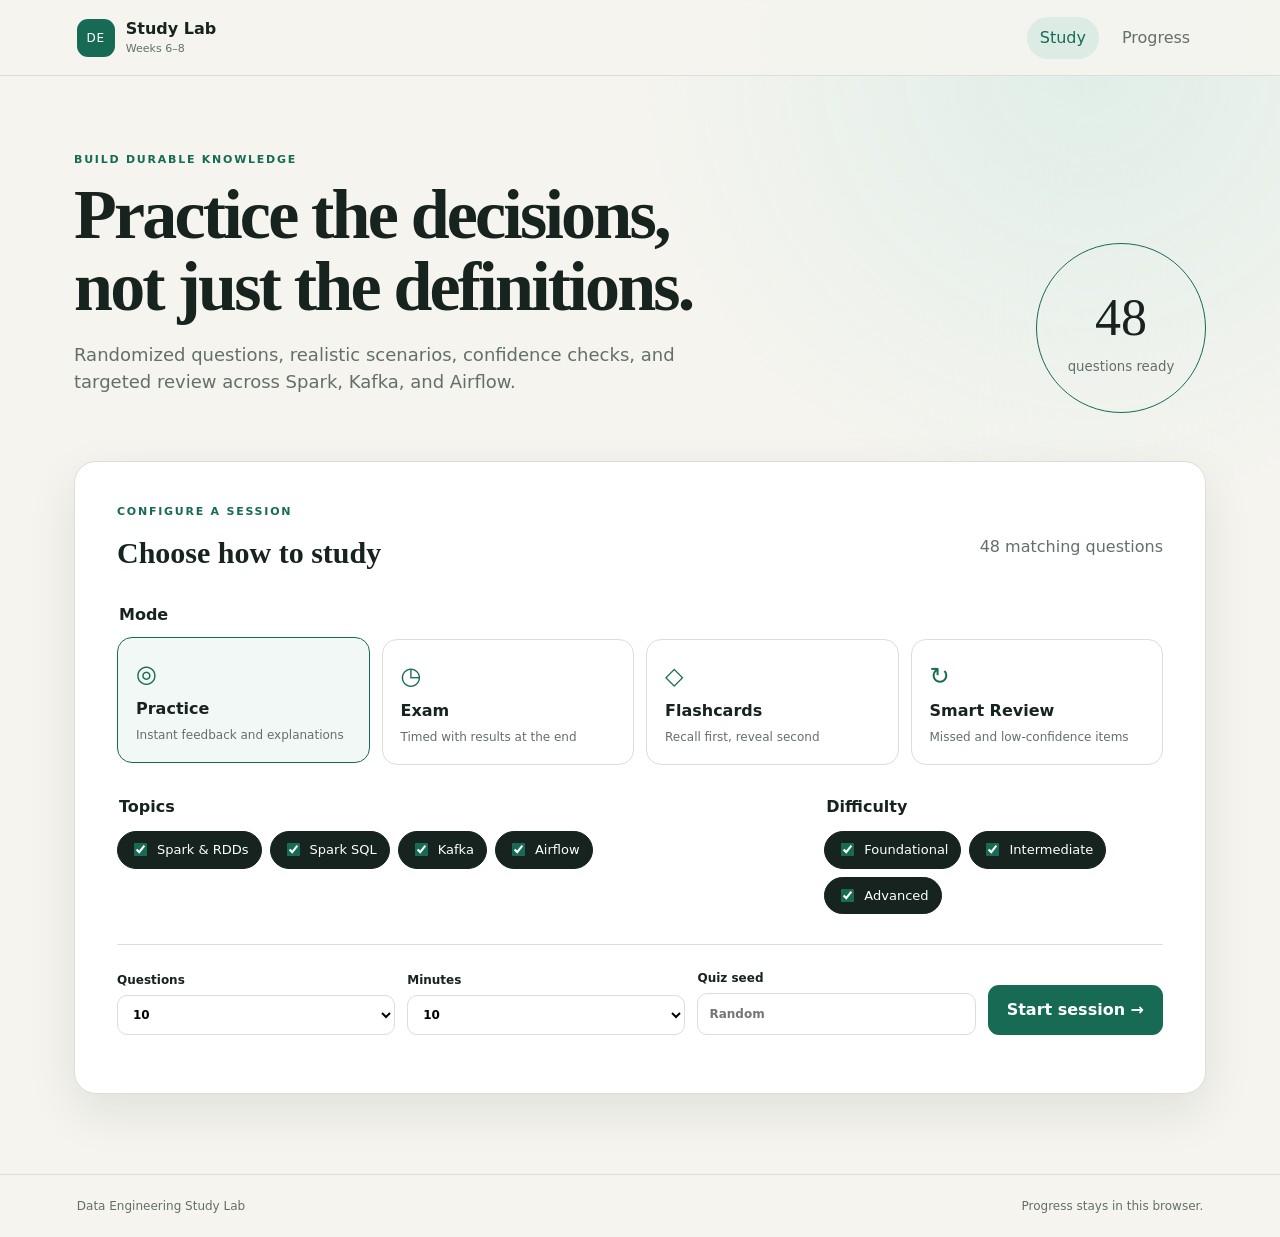
<file: study/index.html>
<!doctype html>
<html lang="en">
<head>
  <meta charset="utf-8">
  <meta name="viewport" content="width=device-width, initial-scale=1">
  <meta name="description" content="Interactive Week 6–8 data engineering study app">
  <title>Data Engineering Study Lab</title>
  <link rel="stylesheet" href="css/styles.css">
</head>
<body>
  <header class="site-header">
    <a class="brand" href="#" aria-label="Study Lab home">
      <span class="brand-mark">DE</span>
      <span><strong>Study Lab</strong><small>Weeks 6–8</small></span>
    </a>
    <nav aria-label="Primary navigation">
      <button class="nav-link active" data-view="home">Study</button>
      <button class="nav-link" data-view="dashboard">Progress</button>
    </nav>
  </header>

  <main>
    <section id="home-view" class="view active">
      <div class="hero">
        <div>
          <p class="eyebrow">Build durable knowledge</p>
          <h1 data-view-start tabindex="-1">Practice the decisions,<br>not just the definitions.</h1>
          <p class="hero-copy">Randomized questions, realistic scenarios, confidence checks, and targeted review across Spark, Kafka, and Airflow.</p>
        </div>
        <div class="hero-stat" aria-label="Question bank summary">
          <span id="bank-count">0</span>
          <small>questions ready</small>
        </div>
      </div>

      <section class="setup-panel" aria-labelledby="setup-title">
        <div class="section-heading">
          <div><p class="eyebrow">Configure a session</p><h2 id="setup-title">Choose how to study</h2></div>
          <p id="available-count" class="quiet"></p>
        </div>

        <fieldset>
          <legend>Mode</legend>
          <div class="mode-grid">
            <label class="mode-card selected"><input type="radio" name="mode" value="practice" checked><span class="mode-icon">◎</span><strong>Practice</strong><small>Instant feedback and explanations</small></label>
            <label class="mode-card"><input type="radio" name="mode" value="exam"><span class="mode-icon">◷</span><strong>Exam</strong><small>Timed with results at the end</small></label>
            <label class="mode-card"><input type="radio" name="mode" value="flashcard"><span class="mode-icon">◇</span><strong>Flashcards</strong><small>Recall first, reveal second</small></label>
            <label class="mode-card"><input type="radio" name="mode" value="review"><span class="mode-icon">↻</span><strong>Smart Review</strong><small>Missed and low-confidence items</small></label>
          </div>
        </fieldset>

        <div class="filter-grid">
          <fieldset><legend>Topics</legend><div id="topic-filters" class="chips"></div></fieldset>
          <fieldset><legend>Difficulty</legend><div id="difficulty-filters" class="chips"></div></fieldset>
        </div>

        <div class="session-options">
          <label>Questions<select id="question-count"><option>5</option><option selected>10</option><option>15</option><option>20</option><option value="all">All available</option></select></label>
          <label id="time-option">Minutes<select id="exam-minutes"><option>5</option><option selected>10</option><option>15</option><option>20</option></select></label>
          <label>Quiz seed <input id="seed" type="text" maxlength="24" placeholder="Random"></label>
          <button id="start-button" class="primary-button">Start session <span>→</span></button>
        </div>
        <p id="setup-message" class="message" role="alert"></p>
      </section>
    </section>

    <section id="quiz-view" class="view quiz-shell" aria-label="Study session" aria-live="polite" tabindex="-1">
      <div class="quiz-topbar">
        <button id="exit-button" class="text-button">← Exit</button>
        <div class="progress-track"><span id="progress-bar"></span></div>
        <span id="question-position">1 / 10</span>
        <span id="timer" class="timer" hidden>10:00</span>
      </div>
      <article class="question-card">
        <div class="question-meta"><span id="question-topic" class="tag"></span><span id="question-difficulty" class="difficulty"></span></div>
        <h2 id="question-text"></h2>
        <pre id="question-code" class="question-code" hidden><code></code></pre>
        <div id="answer-list" class="answer-list"></div>
        <div id="flashcard-prompt" class="flashcard-prompt" hidden>
          <p>Say your answer aloud or write it down before revealing it.</p>
          <button id="reveal-button" class="secondary-button">Reveal answer</button>
        </div>
        <section id="feedback" class="feedback" hidden>
          <p id="feedback-result" class="feedback-result"></p>
          <p id="feedback-explanation"></p>
          <a id="note-link" href="#" target="_blank">Open related review notes ↗</a>
        </section>
        <section id="confidence-panel" class="confidence-panel">
          <p>How confident are you?</p>
          <div><button data-confidence="1">Guessing</button><button data-confidence="2">Unsure</button><button data-confidence="3">Confident</button></div>
        </section>
        <footer class="question-footer">
          <button id="skip-button" class="text-button">Skip for now</button>
          <button id="submit-button" class="primary-button" disabled>Check answer</button>
          <button id="next-button" class="primary-button" hidden>Next question →</button>
        </footer>
      </article>
    </section>

    <section id="results-view" class="view">
      <div class="results-hero">
        <p class="eyebrow">Session complete</p><h1 id="result-heading" data-view-start tabindex="-1">Strong work.</h1>
        <div class="score-ring"><strong id="result-score">0%</strong><span>score</span></div>
        <p id="result-summary"></p>
        <div class="result-actions"><button id="review-mistakes-button" class="primary-button">Review mistakes</button><button id="new-session-button" class="secondary-button">New session</button></div>
      </div>
      <div id="result-breakdown" class="breakdown-grid"></div>
      <section class="review-list-section"><h2>Question review</h2><div id="result-list" class="result-list"></div></section>
    </section>

    <section id="dashboard-view" class="view">
      <div class="section-heading dashboard-heading"><div><p class="eyebrow">Your progress</p><h1 data-view-start tabindex="-1">Mastery dashboard</h1></div><button id="reset-progress" class="danger-button">Reset progress</button></div>
      <div id="dashboard-stats" class="stat-grid"></div>
      <section class="mastery-section"><h2>Topic mastery</h2><div id="mastery-list"></div></section>
      <section class="mastery-section"><h2>Study queue</h2><div id="study-queue"></div></section>
    </section>
  </main>

  <footer class="site-footer"><span>Data Engineering Study Lab</span><span>Progress stays in this browser.</span></footer>
  <script src="questions/bank.js"></script>
  <script src="js/app.js"></script>
</body>
</html>
</file>
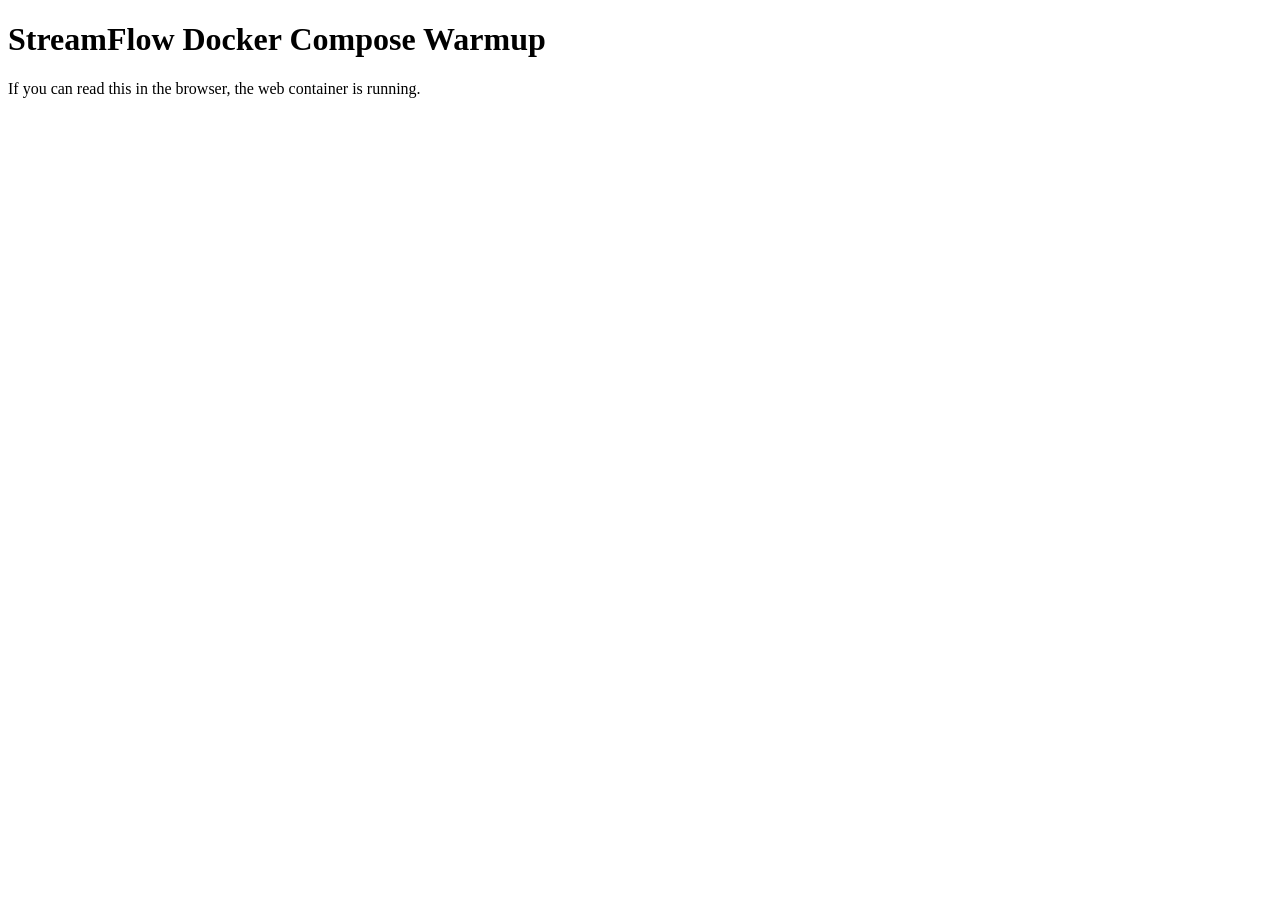
<file: projects/solutions/lab-01-docker-compose-warmup/site/index.html>
<!doctype html>
<html lang="en">
  <head>
    <meta charset="utf-8">
    <meta name="viewport" content="width=device-width, initial-scale=1">
    <title>StreamFlow Lab 1</title>
  </head>
  <body>
    <!-- This file is mounted into /app and served by the web container. -->
    <h1>StreamFlow Docker Compose Warmup</h1>
    <p>If you can read this in the browser, the web container is running.</p>
  </body>
</html>
</file>
<file: study/css/styles.css>
:root{--ink:#17231f;--muted:#63706a;--paper:#f5f4ef;--card:#fff;--line:#dcded7;--green:#176b55;--green-dark:#0d4f3e;--mint:#dcece5;--amber:#c87929;--red:#a23d3d;--shadow:0 18px 50px rgba(23,35,31,.09);font-family:Inter,ui-sans-serif,system-ui,-apple-system,BlinkMacSystemFont,"Segoe UI",sans-serif;color:var(--ink);background:var(--paper);line-height:1.5}
*{box-sizing:border-box}body{margin:0;min-height:100vh;background:radial-gradient(circle at 85% 5%,#e0eee8 0,transparent 28%),var(--paper)}button,input,select{font:inherit}button{cursor:pointer}.site-header{height:76px;display:flex;align-items:center;justify-content:space-between;padding:0 clamp(24px,6vw,88px);border-bottom:1px solid var(--line);background:rgba(245,244,239,.88);backdrop-filter:blur(10px);position:sticky;top:0;z-index:5}.brand{display:flex;align-items:center;gap:11px;text-decoration:none;color:var(--ink)}.brand-mark{display:grid;place-items:center;width:38px;height:38px;border-radius:11px;background:var(--green);color:#fff;font-size:12px;letter-spacing:.08em}.brand strong,.brand small{display:block}.brand small{color:var(--muted);font-size:11px}.site-header nav{display:flex;gap:10px}.nav-link,.text-button{border:0;background:none;color:var(--muted);padding:9px 13px}.nav-link.active{color:var(--green);background:var(--mint);border-radius:999px}main{max-width:1180px;margin:0 auto;padding:clamp(32px,6vw,76px) 24px 80px}.view{display:none}.view.active{display:block}.hero{display:grid;grid-template-columns:1fr auto;gap:48px;align-items:end;margin-bottom:48px}.eyebrow{text-transform:uppercase;letter-spacing:.16em;font-size:11px;font-weight:800;color:var(--green);margin:0 0 10px}.hero h1,.dashboard-heading h1{font-family:Georgia,serif;font-size:clamp(40px,6vw,70px);line-height:1.03;letter-spacing:-.04em;margin:0}.hero-copy{color:var(--muted);font-size:18px;max-width:680px}.hero-stat{width:170px;height:170px;border-radius:50%;border:1px solid var(--green);display:grid;place-content:center;text-align:center}.hero-stat span{font-family:Georgia,serif;font-size:52px}.hero-stat small{color:var(--muted)}.setup-panel,.question-card,.mastery-section,.review-list-section{background:var(--card);border:1px solid var(--line);border-radius:22px;box-shadow:var(--shadow);padding:clamp(24px,4vw,42px)}.section-heading{display:flex;justify-content:space-between;gap:20px;align-items:end;margin-bottom:28px}.section-heading h2,.mastery-section h2,.review-list-section h2{margin:0;font-family:Georgia,serif;font-size:30px}.quiet{color:var(--muted)}fieldset{border:0;padding:0;margin:0 0 30px}legend{font-weight:750;margin-bottom:12px}.mode-grid{display:grid;grid-template-columns:repeat(4,1fr);gap:12px}.mode-card{border:1px solid var(--line);border-radius:15px;padding:18px;display:flex;flex-direction:column;gap:5px;transition:.2s}.mode-card:hover,.mode-card.selected{border-color:var(--green);background:#f2f8f5;transform:translateY(-2px)}.mode-card input{position:absolute;opacity:0}.mode-card small{color:var(--muted);font-size:12px}.mode-icon{color:var(--green);font-size:24px}.filter-grid{display:grid;grid-template-columns:2fr 1fr;gap:30px}.chips{display:flex;flex-wrap:wrap;gap:8px}.chip{display:flex;align-items:center;gap:7px;border:1px solid var(--line);border-radius:999px;padding:8px 12px;font-size:13px}.chip:has(input:checked){background:var(--ink);color:#fff;border-color:var(--ink)}.chip input{accent-color:var(--green)}.session-options{display:grid;grid-template-columns:repeat(3,1fr) auto;gap:12px;align-items:end;border-top:1px solid var(--line);padding-top:24px}.session-options label{font-size:12px;font-weight:700}.session-options select,.session-options input{display:block;width:100%;margin-top:6px;border:1px solid var(--line);border-radius:10px;background:#fff;padding:11px}.primary-button,.secondary-button,.danger-button{border-radius:11px;padding:12px 18px;font-weight:750;border:1px solid transparent}.primary-button{background:var(--green);color:#fff}.primary-button:hover{background:var(--green-dark)}.primary-button:disabled{opacity:.4;cursor:not-allowed}.secondary-button{background:#fff;border-color:var(--line);color:var(--ink)}.danger-button{background:#fff;border-color:#e8c2c2;color:var(--red)}.message{color:var(--red);margin-bottom:0}.quiz-shell{max-width:880px;margin:auto}.quiz-topbar{display:grid;grid-template-columns:auto 1fr auto auto;align-items:center;gap:18px;margin-bottom:24px}.progress-track{height:5px;background:#dfe3df;border-radius:10px;overflow:hidden}.progress-track span{display:block;height:100%;background:var(--green);width:0;transition:.3s}.timer{font-variant-numeric:tabular-nums;color:var(--amber);font-weight:800}.question-meta{display:flex;justify-content:space-between;align-items:center}.tag{background:var(--mint);color:var(--green-dark);border-radius:999px;padding:6px 10px;font-size:12px;font-weight:800}.difficulty{text-transform:uppercase;letter-spacing:.1em;font-size:10px;color:var(--muted)}.question-card h2{font-family:Georgia,serif;font-size:clamp(25px,4vw,37px);line-height:1.2;margin:28px 0}.question-code{background:#18241f;color:#e9f4ef;border-radius:13px;padding:17px;overflow:auto;font-size:13px}.answer-list{display:grid;gap:11px}.answer-option{border:1px solid var(--line);border-radius:13px;padding:15px 17px;display:grid;grid-template-columns:30px 1fr;gap:10px;text-align:left;background:#fff;color:var(--ink)}.answer-option:hover:not(:disabled),.answer-option.selected{border-color:var(--green);background:#f0f7f4}.answer-option.correct{border-color:var(--green);background:var(--mint)}.answer-option.wrong{border-color:var(--red);background:#f8eaea}.answer-letter{font-weight:800;color:var(--green)}.confidence-panel{display:flex;align-items:center;justify-content:space-between;margin:24px 0 0;padding:17px 0;border-top:1px solid var(--line)}.confidence-panel p{margin:0;color:var(--muted);font-size:13px}.confidence-panel button{border:1px solid var(--line);background:#fff;padding:7px 10px;font-size:12px}.confidence-panel button:first-child{border-radius:8px 0 0 8px}.confidence-panel button:last-child{border-radius:0 8px 8px 0}.confidence-panel button.selected{background:var(--ink);color:#fff}.question-footer{display:flex;justify-content:flex-end;gap:12px;margin-top:18px}.question-footer .text-button{margin-right:auto}.feedback{margin-top:20px;border-left:4px solid var(--green);background:#f4f8f6;padding:16px 18px}.feedback.wrong{border-color:var(--red);background:#fbf3f3}.feedback p{margin:0 0 8px}.feedback-result{font-weight:800}.feedback a{color:var(--green)}.flashcard-prompt{text-align:center;border:1px dashed var(--line);padding:25px;border-radius:14px}.results-hero{text-align:center;max-width:700px;margin:0 auto 44px}.results-hero h1{font-family:Georgia,serif;font-size:52px;margin:0}.score-ring{width:160px;height:160px;border-radius:50%;border:10px solid var(--mint);display:grid;place-content:center;margin:25px auto}.score-ring strong{font-size:38px}.score-ring span{color:var(--muted)}.result-actions{display:flex;justify-content:center;gap:10px}.breakdown-grid,.stat-grid{display:grid;grid-template-columns:repeat(4,1fr);gap:12px;margin:30px 0}.breakdown-card,.stat-card{background:#fff;border:1px solid var(--line);border-radius:15px;padding:18px}.breakdown-card strong,.stat-card strong{font-size:28px;display:block}.breakdown-card span,.stat-card span{color:var(--muted);font-size:12px}.review-list-section{margin-top:25px}.result-item{padding:17px 0;border-bottom:1px solid var(--line);display:grid;grid-template-columns:24px 1fr;gap:12px}.result-item:last-child{border:0}.result-icon.correct{color:var(--green)}.result-icon.wrong{color:var(--red)}.mastery-section{margin-top:24px}.mastery-row{display:grid;grid-template-columns:180px 1fr 70px;gap:16px;align-items:center;margin:14px 0}.mastery-bar{height:9px;background:#e6e8e3;border-radius:20px;overflow:hidden}.mastery-bar span{display:block;height:100%;background:var(--green)}.queue-empty{color:var(--muted)}.site-footer{display:flex;justify-content:space-between;padding:22px clamp(24px,6vw,88px);border-top:1px solid var(--line);color:var(--muted);font-size:12px}
@media(max-width:800px){.mode-grid,.breakdown-grid,.stat-grid{grid-template-columns:repeat(2,1fr)}.filter-grid,.session-options{grid-template-columns:1fr 1fr}.hero{grid-template-columns:1fr}.hero-stat{display:none}.mastery-row{grid-template-columns:120px 1fr 55px}}
@media(max-width:520px){.site-header{padding:0 16px}.mode-grid,.filter-grid,.session-options,.breakdown-grid,.stat-grid{grid-template-columns:1fr}.question-card{padding:22px 18px}.confidence-panel{align-items:flex-start;gap:12px;flex-direction:column}.quiz-topbar{grid-template-columns:auto 1fr auto}.timer{grid-column:3}.site-footer{flex-direction:column;gap:5px}}

.mode-card:has(input:focus-visible){outline:3px solid var(--green-dark);outline-offset:3px}
@media(prefers-reduced-motion:reduce){.mode-card{transition:none}.mode-card:hover,.mode-card.selected{transform:none}}
</file>
